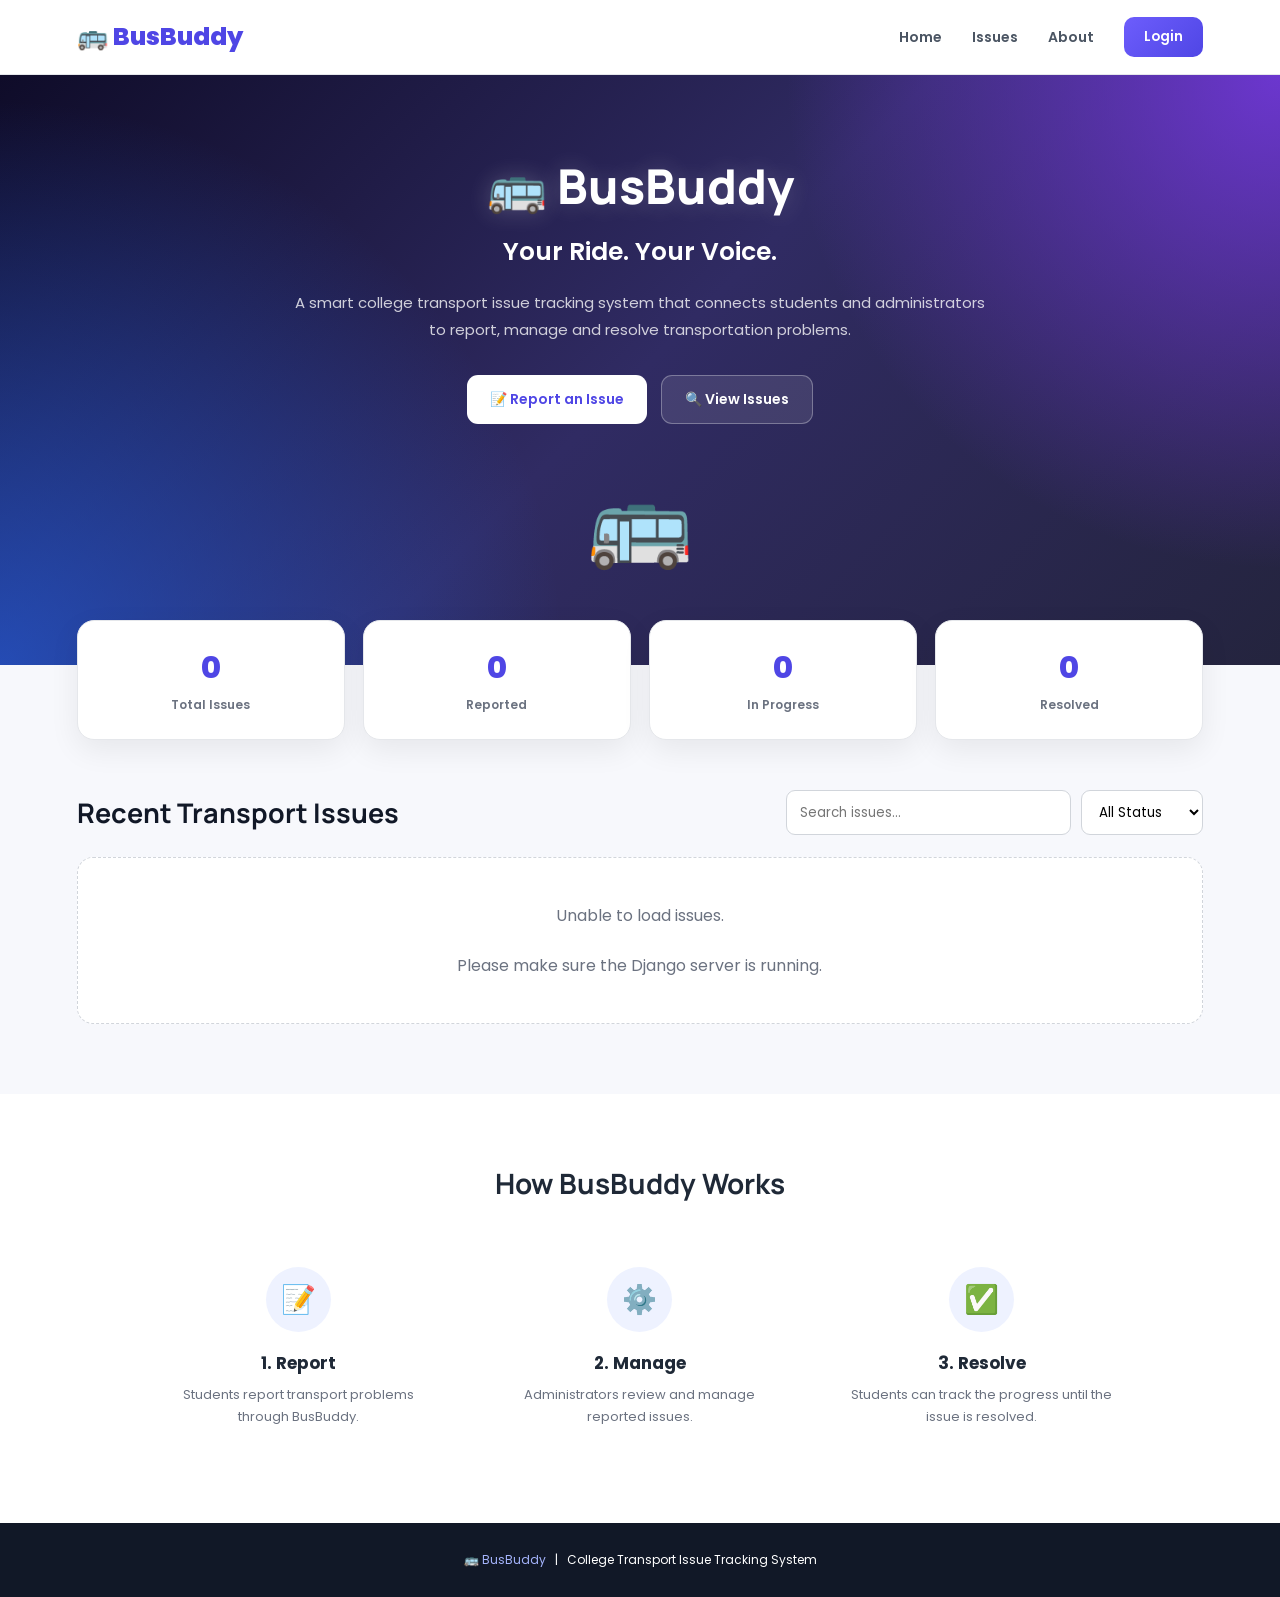
<file: frontend/index.html>
<!DOCTYPE html>
<html lang="en">

<head>

    <meta charset="UTF-8">

    <meta name="viewport" content="width=device-width, initial-scale=1.0">

    <title>BusBuddy - College Transport Issue Tracker</title>


    <link rel="preconnect" href="https://fonts.googleapis.com">

    <link rel="preconnect"
          href="https://fonts.gstatic.com"
          crossorigin>

    <link href="https://fonts.googleapis.com/css2?family=Manrope:wght@400;500;600;700;800&family=Poppins:wght@400;500;600;700&display=swap"
          rel="stylesheet">


    <style>

        * {
            margin: 0;
            padding: 0;
            box-sizing: border-box;
        }


        body {
            font-family: 'Poppins', sans-serif;
            background: #f7f8fc;
            color: #1f2937;
        }


        /* =========================
           NAVBAR
        ========================= */

        .navbar {
            position: sticky;
            top: 0;
            z-index: 100;

            height: 75px;

            display: flex;
            align-items: center;
            justify-content: space-between;

            padding: 0 6%;

            background: rgba(255, 255, 255, 0.95);

            backdrop-filter: blur(15px);

            border-bottom: 1px solid #e5e7eb;
        }


        .logo {
            font-size: 25px;
            font-weight: 800;
            color: #4f46e5;
        }


        .nav-links {
            display: flex;
            align-items: center;
            gap: 30px;
        }


        .nav-links a {
            text-decoration: none;
            color: #4b5563;
            font-size: 14px;
            font-weight: 600;
            transition: 0.3s;
        }


        .nav-links a:hover {
            color: #4f46e5;
        }


        .login-btn {
            border: none;

            padding: 10px 20px;

            border-radius: 10px;

            background: linear-gradient(
                135deg,
                #6d5dfc,
                #4f46e5
            );

            color: white;

            font-family: inherit;

            font-weight: 600;

            cursor: pointer;

            transition: 0.3s;
        }


        .login-btn:hover {
            transform: translateY(-2px);

            box-shadow:
                0 10px 25px
                rgba(79, 70, 229, 0.25);
        }


        /* =========================
           HERO
        ========================= */

        .hero {
            min-height: 590px;

            display: flex;
            align-items: center;
            justify-content: center;

            text-align: center;

            padding: 70px 20px;

            color: white;

            background:
                radial-gradient(
                    circle at top right,
                    rgba(124, 58, 237, 0.8),
                    transparent 35%
                ),

                radial-gradient(
                    circle at bottom left,
                    rgba(37, 99, 235, 0.65),
                    transparent 40%
                ),

                linear-gradient(
                    135deg,
                    #0f0c29,
                    #302b63,
                    #24243e
                );
        }


        .hero-content {
            max-width: 900px;
        }


        .project-title {
            font-family: 'Manrope', sans-serif;

            font-size: 48px;

            font-weight: 800;

            margin-bottom: 15px;

            text-shadow:
                0 0 25px
                rgba(255, 255, 255, 0.2);
        }


        .tagline {
            font-size: 25px;

            font-weight: 600;

            margin-bottom: 18px;
        }


        .hero-description {
            max-width: 700px;

            margin: auto;

            color:
                rgba(255, 255, 255, 0.78);

            font-size: 15px;

            line-height: 1.8;
        }


        .hero-buttons {
            display: flex;

            justify-content: center;

            gap: 14px;

            margin-top: 32px;

            flex-wrap: wrap;
        }


        .primary-btn,
        .secondary-btn {
            padding: 13px 23px;

            border-radius: 11px;

            font-family: inherit;

            font-size: 14px;

            font-weight: 600;

            cursor: pointer;

            text-decoration: none;

            transition: 0.3s;
        }


        .primary-btn {
            background: white;

            color: #4f46e5;

            border: none;
        }


        .primary-btn:hover {
            transform: translateY(-2px);

            box-shadow:
                0 10px 25px
                rgba(0, 0, 0, 0.2);
        }


        .secondary-btn {
            background:
                rgba(255, 255, 255, 0.1);

            color: white;

            border:
                1px solid
                rgba(255, 255, 255, 0.3);
        }


        .secondary-btn:hover {
            background:
                rgba(255, 255, 255, 0.18);
        }


        .bus-visual {
            font-size: 85px;

            margin-top: 35px;

            animation: floatBus 3s ease-in-out infinite;
        }


        @keyframes floatBus {

            0% {
                transform: translateY(0);
            }

            50% {
                transform: translateY(-10px);
            }

            100% {
                transform: translateY(0);
            }

        }


        /* =========================
           STATS
        ========================= */

        .stats-section {
            width: 88%;

            max-width: 1150px;

            margin: -45px auto 50px;

            position: relative;

            z-index: 5;

            display: grid;

            grid-template-columns:
                repeat(4, 1fr);

            gap: 18px;
        }


        .stat-card {
            background: white;

            padding: 25px;

            border-radius: 17px;

            text-align: center;

            border:
                1px solid
                #e5e7eb;

            box-shadow:
                0 10px 30px
                rgba(0, 0, 0, 0.07);
        }


        .stat-number {
            font-size: 30px;

            font-weight: 800;

            color: #4f46e5;

            margin-bottom: 5px;
        }


        .stat-label {
            color: #6b7280;

            font-size: 12px;

            font-weight: 600;
        }


        /* =========================
           ISSUES SECTION
        ========================= */

        .issues-section {
            width: 88%;

            max-width: 1150px;

            margin: auto;

            padding-bottom: 70px;
        }


        .section-header {
            display: flex;

            justify-content: space-between;

            align-items: center;

            gap: 20px;

            margin-bottom: 22px;

            flex-wrap: wrap;
        }


        .section-header h2 {
            font-family: 'Manrope', sans-serif;

            font-size: 27px;

            color: #111827;
        }


        .filters {
            display: flex;

            gap: 10px;
        }


        .filters input,
        .filters select {
            padding: 11px 13px;

            border:
                1px solid
                #d1d5db;

            border-radius: 9px;

            outline: none;

            font-family: inherit;

            background: white;
        }


        .filters input:focus,
        .filters select:focus {
            border-color: #6366f1;

            box-shadow:
                0 0 0 3px
                rgba(99, 102, 241, 0.1);
        }


        #issuesContainer {
            display: grid;

            gap: 15px;
        }


        .issue-card {
            background: white;

            padding: 22px;

            border-radius: 16px;

            border:
                1px solid
                #e5e7eb;

            box-shadow:
                0 5px 20px
                rgba(0, 0, 0, 0.04);
        }


        .issue-top {
            display: flex;

            justify-content: space-between;

            gap: 15px;

            margin-bottom: 10px;
        }


        .issue-title {
            font-size: 16px;

            font-weight: 700;

            color: #111827;
        }


        .issue-meta {
            margin-top: 5px;

            font-size: 12px;

            color: #6b7280;
        }


        .issue-description {
            color: #4b5563;

            font-size: 13px;

            line-height: 1.6;

            margin: 12px 0;
        }


        .badges {
            display: flex;

            gap: 7px;

            flex-wrap: wrap;
        }


        .badge {
            padding: 5px 10px;

            border-radius: 20px;

            font-size: 10px;

            font-weight: 700;
        }


        .reported {
            background: #fef3c7;

            color: #92400e;
        }


        .progress {
            background: #dbeafe;

            color: #1d4ed8;
        }


        .resolved {
            background: #dcfce7;

            color: #166534;
        }


        .low {
            background: #f3f4f6;

            color: #4b5563;
        }


        .medium {
            background: #fef3c7;

            color: #92400e;
        }


        .high {
            background: #fee2e2;

            color: #b91c1c;
        }


        .empty {
            background: white;

            padding: 45px;

            text-align: center;

            border-radius: 16px;

            border:
                1px dashed
                #d1d5db;

            color: #6b7280;
        }


        /* =========================
           HOW IT WORKS
        ========================= */

        .how-section {
            background: white;

            padding: 70px 8%;
        }


        .how-section h2 {
            text-align: center;

            font-family: 'Manrope', sans-serif;

            font-size: 28px;

            margin-bottom: 40px;
        }


        .steps {
            max-width: 1000px;

            margin: auto;

            display: grid;

            grid-template-columns:
                repeat(3, 1fr);

            gap: 25px;
        }


        .step {
            text-align: center;

            padding: 25px;
        }


        .step-icon {
            width: 65px;

            height: 65px;

            margin: auto auto 18px;

            display: flex;

            align-items: center;

            justify-content: center;

            border-radius: 50%;

            background: #eef2ff;

            font-size: 28px;
        }


        .step h3 {
            font-size: 17px;

            margin-bottom: 8px;
        }


        .step p {
            color: #6b7280;

            font-size: 13px;

            line-height: 1.7;
        }


        /* =========================
           FOOTER
        ========================= */

        footer {
            background: #111827;

            color: white;

            text-align: center;

            padding: 28px 20px;

            font-size: 12px;
        }


        footer span {
            color: #a5b4fc;
        }


        /* =========================
           MOBILE
        ========================= */

        @media (max-width: 900px) {

            .stats-section {
                grid-template-columns:
                    repeat(2, 1fr);
            }

            .steps {
                grid-template-columns: 1fr;
            }

        }


        @media (max-width: 700px) {

            .navbar {
                padding: 0 20px;
            }

            .nav-links a {
                display: none;
            }

            .project-title {
                font-size: 36px;
            }

            .tagline {
                font-size: 20px;
            }

            .stats-section {
                width: 92%;
            }

            .issues-section {
                width: 92%;
            }

            .section-header {
                align-items: stretch;
            }

            .filters {
                width: 100%;

                flex-direction: column;
            }

            .filters input,
            .filters select {
                width: 100%;
            }

        }


        @media (max-width: 480px) {

            .stats-section {
                grid-template-columns: 1fr;
            }

            .project-title {
                font-size: 31px;
            }

            .bus-visual {
                font-size: 65px;
            }

        }

    </style>

</head>


<body>


<!-- =========================
     NAVBAR
========================= -->

<nav class="navbar">

    <div class="logo">
        🚌 BusBuddy
    </div>


    <div class="nav-links">

        <a href="#home">
            Home
        </a>

        <a href="#issues">
            Issues
        </a>

        <a href="#how">
            About
        </a>


        <!-- FIXED LOGIN BUTTON -->

        <button
            class="login-btn"
            onclick="goToLogin()">

            Login

        </button>

    </div>

</nav>



<!-- =========================
     HERO
========================= -->

<section
    class="hero"
    id="home">

    <div class="hero-content">

        <h1 class="project-title">
            🚌 BusBuddy
        </h1>


        <div class="tagline">
            Your Ride. Your Voice.
        </div>


        <p class="hero-description">

            A smart college transport issue tracking
            system that connects students and
            administrators to report, manage and
            resolve transportation problems.

        </p>


        <div class="hero-buttons">

            <button
                class="primary-btn"
                onclick="openReport()">

                📝 Report an Issue

            </button>


            <a
                href="#issues"
                class="secondary-btn">

                🔍 View Issues

            </a>

        </div>


        <div class="bus-visual">
            🚌
        </div>

    </div>

</section>



<!-- =========================
     STATS
========================= -->

<section class="stats-section">

    <div class="stat-card">

        <div
            class="stat-number"
            id="totalIssues">

            0

        </div>

        <div class="stat-label">
            Total Issues
        </div>

    </div>


    <div class="stat-card">

        <div
            class="stat-number"
            id="reportedIssues">

            0

        </div>

        <div class="stat-label">
            Reported
        </div>

    </div>


    <div class="stat-card">

        <div
            class="stat-number"
            id="progressIssues">

            0

        </div>

        <div class="stat-label">
            In Progress
        </div>

    </div>


    <div class="stat-card">

        <div
            class="stat-number"
            id="resolvedIssues">

            0

        </div>

        <div class="stat-label">
            Resolved
        </div>

    </div>

</section>



<!-- =========================
     ISSUES
========================= -->

<section
    class="issues-section"
    id="issues">

    <div class="section-header">

        <h2>
            Recent Transport Issues
        </h2>


        <div class="filters">

            <input
                type="text"
                id="searchInput"
                placeholder="Search issues..."
                oninput="applyFilters()">


            <select
                id="statusFilter"
                onchange="applyFilters()">

                <option value="all">
                    All Status
                </option>

                <option value="Reported">
                    Reported
                </option>

                <option value="In Progress">
                    In Progress
                </option>

                <option value="Resolved">
                    Resolved
                </option>

            </select>

        </div>

    </div>


    <div id="issuesContainer">

        <div class="empty">
            Loading issues...
        </div>

    </div>

</section>



<!-- =========================
     HOW BUSBUDDY WORKS
========================= -->

<section
    class="how-section"
    id="how">

    <h2>
        How BusBuddy Works
    </h2>


    <div class="steps">

        <div class="step">

            <div class="step-icon">
                📝
            </div>

            <h3>
                1. Report
            </h3>

            <p>
                Students report transport
                problems through BusBuddy.
            </p>

        </div>


        <div class="step">

            <div class="step-icon">
                ⚙️
            </div>

            <h3>
                2. Manage
            </h3>

            <p>
                Administrators review and
                manage reported issues.
            </p>

        </div>


        <div class="step">

            <div class="step-icon">
                ✅
            </div>

            <h3>
                3. Resolve
            </h3>

            <p>
                Students can track the
                progress until the issue
                is resolved.
            </p>

        </div>

    </div>

</section>



<!-- =========================
     FOOTER
========================= -->

<footer>

    🚌 <span>BusBuddy</span>

    &nbsp; | &nbsp;

    College Transport Issue Tracking System

</footer>



<script>

    const API_URL =
        "http://127.0.0.1:8000/api/issues/";


    let allIssues = [];


    /* ==========================================
       LOGIN BUTTON
    ========================================== */

    function goToLogin() {

        window.location.href =
            "login.html";

    }


    /* ==========================================
       REPORT BUTTON
    ========================================== */

    function openReport() {

        /*
         * Students should login before
         * reporting an issue.
         */

        const username =
            localStorage.getItem(
                "busbuddy_username"
            );

        const role =
            localStorage.getItem(
                "busbuddy_role"
            );


        if (
            username &&
            role === "student"
        ) {

            window.location.href =
                "student-dashboard.html";

        }

        else {

            window.location.href =
                "login.html";

        }

    }


    /* ==========================================
       LOAD ISSUES
    ========================================== */

    async function loadIssues() {

        try {

            const response =
                await fetch(API_URL);


            if (!response.ok) {

                throw new Error(
                    "Unable to load issues"
                );

            }


            allIssues =
                await response.json();


            updateStats();

            applyFilters();

        }

        catch (error) {

            console.error(error);


            document.getElementById(
                "issuesContainer"
            ).innerHTML = `

                <div class="empty">

                    Unable to load issues.

                    <br><br>

                    Please make sure the
                    Django server is running.

                </div>

            `;

        }

    }


    /* ==========================================
       UPDATE STATS
    ========================================== */

    function updateStats() {

        const total =
            allIssues.length;


        const reported =
            allIssues.filter(
                issue =>
                    issue.status === "Reported"
            ).length;


        const progress =
            allIssues.filter(
                issue =>
                    issue.status === "In Progress"
            ).length;


        const resolved =
            allIssues.filter(
                issue =>
                    issue.status === "Resolved"
            ).length;


        document.getElementById(
            "totalIssues"
        ).textContent = total;


        document.getElementById(
            "reportedIssues"
        ).textContent = reported;


        document.getElementById(
            "progressIssues"
        ).textContent = progress;


        document.getElementById(
            "resolvedIssues"
        ).textContent = resolved;

    }


    /* ==========================================
       FILTER ISSUES
    ========================================== */

    function applyFilters() {

        const search =
            document.getElementById(
                "searchInput"
            ).value.toLowerCase();


        const status =
            document.getElementById(
                "statusFilter"
            ).value;


        const filtered =
            allIssues.filter(issue => {

                const text = `

                    ${issue.bus_number}

                    ${issue.route}

                    ${issue.issue_type}

                    ${issue.description}

                    ${issue.reported_by}

                `.toLowerCase();


                const searchMatch =
                    text.includes(search);


                const statusMatch =
                    status === "all" ||
                    issue.status === status;


                return (
                    searchMatch &&
                    statusMatch
                );

            });


        displayIssues(filtered);

    }


    /* ==========================================
       DISPLAY ISSUES
    ========================================== */

    function displayIssues(issues) {

        const container =
            document.getElementById(
                "issuesContainer"
            );


        if (issues.length === 0) {

            container.innerHTML = `

                <div class="empty">

                    No transport issues found.

                </div>

            `;

            return;

        }


        container.innerHTML =
            issues.map(issue => {

                let statusClass =
                    "reported";


                if (
                    issue.status ===
                    "In Progress"
                ) {

                    statusClass =
                        "progress";

                }


                if (
                    issue.status ===
                    "Resolved"
                ) {

                    statusClass =
                        "resolved";

                }


                const priorityClass =
                    issue.priority.toLowerCase();


                return `

                    <div class="issue-card">

                        <div class="issue-top">

                            <div>

                                <div class="issue-title">

                                    🚌 Bus
                                    ${escapeHTML(
                                        issue.bus_number
                                    )}

                                    -
                                    ${escapeHTML(
                                        issue.issue_type
                                    )}

                                </div>


                                <div class="issue-meta">

                                    📍
                                    ${escapeHTML(
                                        issue.route
                                    )}

                                    &nbsp; • &nbsp;

                                    👤
                                    ${escapeHTML(
                                        issue.reported_by
                                    )}

                                </div>

                            </div>

                        </div>


                        <div class="badges">

                            <span
                                class="badge ${statusClass}">

                                ${escapeHTML(
                                    issue.status
                                )}

                            </span>


                            <span
                                class="badge ${priorityClass}">

                                ${escapeHTML(
                                    issue.priority
                                )}
                                Priority

                            </span>

                        </div>


                        <div class="issue-description">

                            ${escapeHTML(
                                issue.description
                            )}

                        </div>

                    </div>

                `;

            }).join("");

    }


    /* ==========================================
       SAFE HTML
    ========================================== */

    function escapeHTML(value) {

        if (
            value === null ||
            value === undefined
        ) {

            return "";

        }


        return String(value)
            .replace(/&/g, "&amp;")
            .replace(/</g, "&lt;")
            .replace(/>/g, "&gt;")
            .replace(/"/g, "&quot;")
            .replace(/'/g, "&#039;");

    }


    /* ==========================================
       START
    ========================================== */

    loadIssues();

</script>


</body>

</html>
</file>
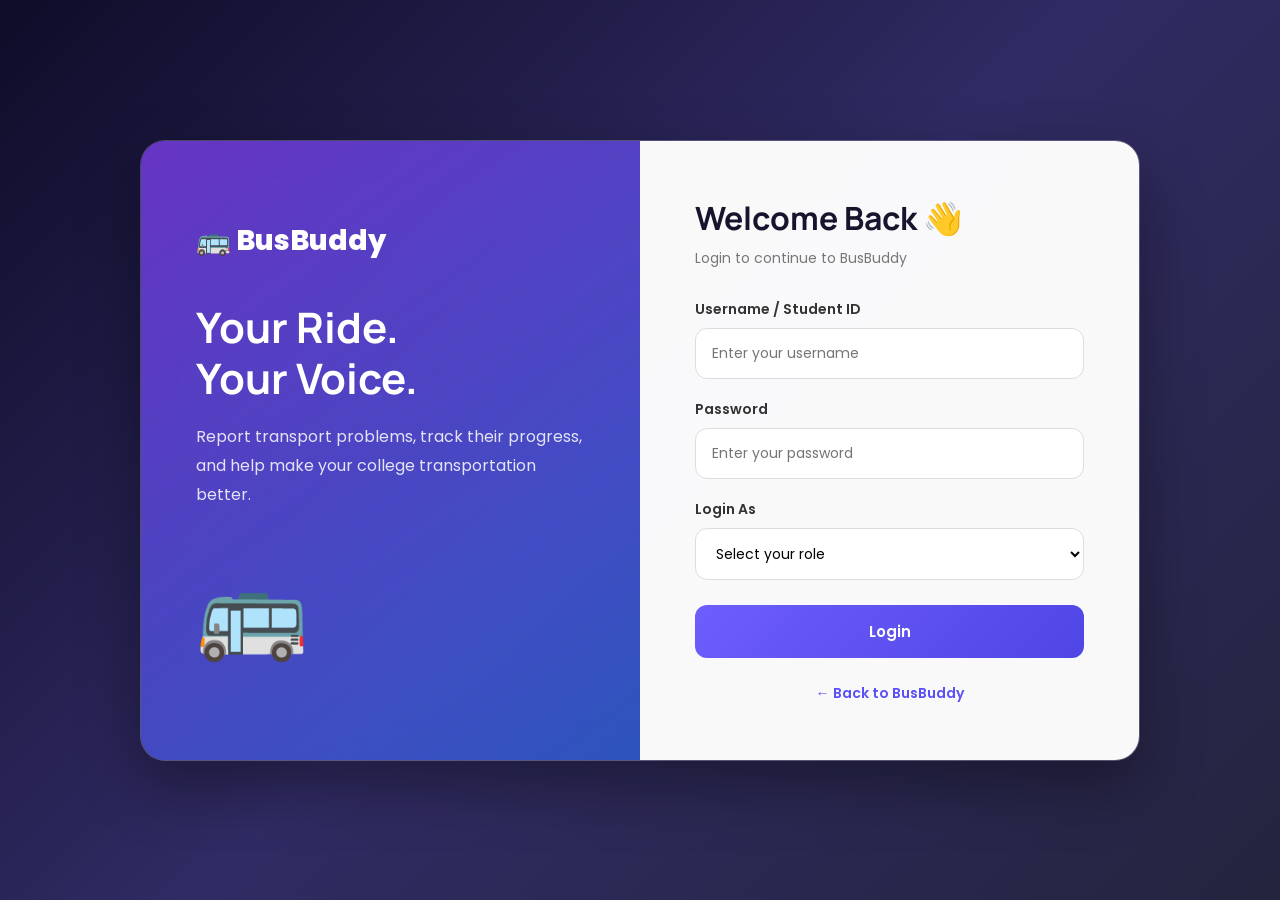
<file: frontend/login.html>
<!DOCTYPE html>
<html lang="en">
<head>
    <meta charset="UTF-8">
    <meta name="viewport" content="width=device-width, initial-scale=1.0">

    <title>Login - BusBuddy</title>

    <link rel="preconnect" href="https://fonts.googleapis.com">
    <link rel="preconnect" href="https://fonts.gstatic.com" crossorigin>

    <link href="https://fonts.googleapis.com/css2?family=Manrope:wght@400;500;600;700;800&family=Poppins:wght@400;500;600;700&display=swap" rel="stylesheet">

    <style>

        * {
            margin: 0;
            padding: 0;
            box-sizing: border-box;
        }

        body {
            font-family: 'Poppins', sans-serif;
            min-height: 100vh;
            background: linear-gradient(135deg, #0f0c29, #302b63, #24243e);
            display: flex;
            justify-content: center;
            align-items: center;
            padding: 20px;
        }

        .login-container {
            width: 100%;
            max-width: 1000px;
            min-height: 600px;
            display: grid;
            grid-template-columns: 1fr 1fr;
            background: rgba(255, 255, 255, 0.08);
            backdrop-filter: blur(20px);
            border: 1px solid rgba(255, 255, 255, 0.15);
            border-radius: 25px;
            overflow: hidden;
            box-shadow: 0 25px 60px rgba(0, 0, 0, 0.35);
        }

        /* =========================
           LEFT SIDE
        ========================= */

        .left-section {
            padding: 55px;
            color: white;
            display: flex;
            flex-direction: column;
            justify-content: center;
            background: linear-gradient(
                145deg,
                rgba(124, 58, 237, 0.75),
                rgba(37, 99, 235, 0.65)
            );
        }

        .logo {
            font-size: 28px;
            font-weight: 800;
            margin-bottom: 40px;
        }

        .left-section h1 {
            font-family: 'Manrope', sans-serif;
            font-size: 42px;
            line-height: 1.2;
            margin-bottom: 20px;
        }

        .left-section p {
            font-size: 16px;
            line-height: 1.8;
            color: rgba(255, 255, 255, 0.85);
        }

        .bus-icon {
            font-size: 90px;
            margin-top: 35px;
        }

        /* =========================
           RIGHT SIDE
        ========================= */

        .right-section {
            padding: 55px;
            background: rgba(255, 255, 255, 0.97);
            display: flex;
            flex-direction: column;
            justify-content: center;
        }

        .right-section h2 {
            font-family: 'Manrope', sans-serif;
            font-size: 32px;
            color: #17152d;
            margin-bottom: 8px;
        }

        .subtitle {
            color: #777;
            font-size: 14px;
            margin-bottom: 30px;
        }

        .form-group {
            margin-bottom: 20px;
        }

        .form-group label {
            display: block;
            font-size: 14px;
            font-weight: 600;
            color: #333;
            margin-bottom: 8px;
        }

        .form-group input,
        .form-group select {
            width: 100%;
            padding: 14px 16px;
            border: 1px solid #ddd;
            border-radius: 12px;
            font-family: 'Poppins', sans-serif;
            font-size: 14px;
            outline: none;
            transition: 0.3s;
            background: white;
        }

        .form-group input:focus,
        .form-group select:focus {
            border-color: #6d5dfc;
            box-shadow: 0 0 0 3px rgba(109, 93, 252, 0.12);
        }

        .login-btn {
            width: 100%;
            padding: 15px;
            border: none;
            border-radius: 12px;
            background: linear-gradient(135deg, #6d5dfc, #4f46e5);
            color: white;
            font-family: 'Poppins', sans-serif;
            font-size: 15px;
            font-weight: 600;
            cursor: pointer;
            transition: 0.3s;
            margin-top: 5px;
        }

        .login-btn:hover {
            transform: translateY(-2px);
            box-shadow: 0 10px 25px rgba(79, 70, 229, 0.3);
        }

        .login-btn:disabled {
            opacity: 0.7;
            cursor: not-allowed;
            transform: none;
        }

        .message {
            display: none;
            padding: 12px;
            border-radius: 10px;
            margin-bottom: 18px;
            font-size: 13px;
            text-align: center;
        }

        .message.error {
            display: block;
            background: #fee2e2;
            color: #b91c1c;
        }

        .message.success {
            display: block;
            background: #dcfce7;
            color: #15803d;
        }

        .back-link {
            text-align: center;
            margin-top: 22px;
        }

        .back-link a {
            color: #5b4ff7;
            text-decoration: none;
            font-size: 14px;
            font-weight: 600;
        }

        /* =========================
           MOBILE
        ========================= */

        @media (max-width: 750px) {

            .login-container {
                grid-template-columns: 1fr;
            }

            .left-section {
                padding: 35px;
                text-align: center;
            }

            .left-section h1 {
                font-size: 32px;
            }

            .bus-icon {
                font-size: 60px;
                margin-top: 20px;
            }

            .right-section {
                padding: 35px;
            }
        }

    </style>
</head>

<body>

<div class="login-container">

    <!-- LEFT SECTION -->

    <div class="left-section">

        <div class="logo">
            🚌 BusBuddy
        </div>

        <h1>
            Your Ride.<br>
            Your Voice.
        </h1>

        <p>
            Report transport problems, track their progress,
            and help make your college transportation better.
        </p>

        <div class="bus-icon">
            🚌
        </div>

    </div>


    <!-- RIGHT SECTION -->

    <div class="right-section">

        <h2>Welcome Back 👋</h2>

        <p class="subtitle">
            Login to continue to BusBuddy
        </p>

        <div id="message" class="message"></div>

        <form id="loginForm">

            <!-- USERNAME -->

            <div class="form-group">

                <label for="username">
                    Username / Student ID
                </label>

                <input
                    type="text"
                    id="username"
                    placeholder="Enter your username"
                    required
                >

            </div>


            <!-- PASSWORD -->

            <div class="form-group">

                <label for="password">
                    Password
                </label>

                <input
                    type="password"
                    id="password"
                    placeholder="Enter your password"
                    required
                >

            </div>


            <!-- ROLE -->

            <div class="form-group">

                <label for="role">
                    Login As
                </label>

                <select id="role" required>

                    <option value="">
                        Select your role
                    </option>

                    <option value="student">
                        👨‍🎓 Student
                    </option>

                    <option value="admin">
                        👨‍💼 Admin
                    </option>

                </select>

            </div>


            <!-- LOGIN BUTTON -->

            <button
                type="submit"
                class="login-btn"
                id="loginBtn"
            >
                Login
            </button>

        </form>


        <div class="back-link">

            <a href="index.html">
                ← Back to BusBuddy
            </a>

        </div>

    </div>

</div>


<script>

    const API_URL = "http://127.0.0.1:8000/api/login/";

    const loginForm = document.getElementById("loginForm");
    const loginBtn = document.getElementById("loginBtn");
    const message = document.getElementById("message");


    function showMessage(text, type) {

        message.textContent = text;

        message.className = "message " + type;

    }


    loginForm.addEventListener("submit", async function(event) {

        event.preventDefault();

        const username =
            document.getElementById("username").value.trim();

        const password =
            document.getElementById("password").value;

        const selectedRole =
            document.getElementById("role").value;


        if (!selectedRole) {

            showMessage(
                "Please select your role.",
                "error"
            );

            return;
        }


        loginBtn.disabled = true;

        loginBtn.textContent = "Logging in...";


        try {

            const response = await fetch(API_URL, {

                method: "POST",

                headers: {
                    "Content-Type": "application/json"
                },

                body: JSON.stringify({

                    username: username,
                    password: password

                })

            });


            const data = await response.json();


            if (!response.ok || !data.success) {

                throw new Error(
                    data.message || "Invalid username or password."
                );

            }


            /*
             * Check the ACTUAL role of the account.
             */

            if (selectedRole !== data.role) {

                throw new Error(
                    "This account is registered as " +
                    data.role.toUpperCase() +
                    ". Please select the correct role."
                );

            }


            /*
             * Save login information.
             */

            localStorage.setItem(
                "busbuddy_username",
                data.username
            );

            localStorage.setItem(
                "busbuddy_role",
                data.role
            );


            showMessage(
                "Login successful! Redirecting...",
                "success"
            );


            /*
             * Redirect according to actual role.
             */

            setTimeout(function() {

                if (data.role === "student") {

                    window.location.href =
                        "student-dashboard.html";

                }

                else if (
                    data.role === "admin" ||
                    data.role === "staff"
                ) {

                    window.location.href =
                        "staff-dashboard.html";

                }

            }, 700);


        }

        catch (error) {

            showMessage(
                error.message,
                "error"
            );

            loginBtn.disabled = false;

            loginBtn.textContent = "Login";

        }

    });

</script>

</body>
</html>
</file>
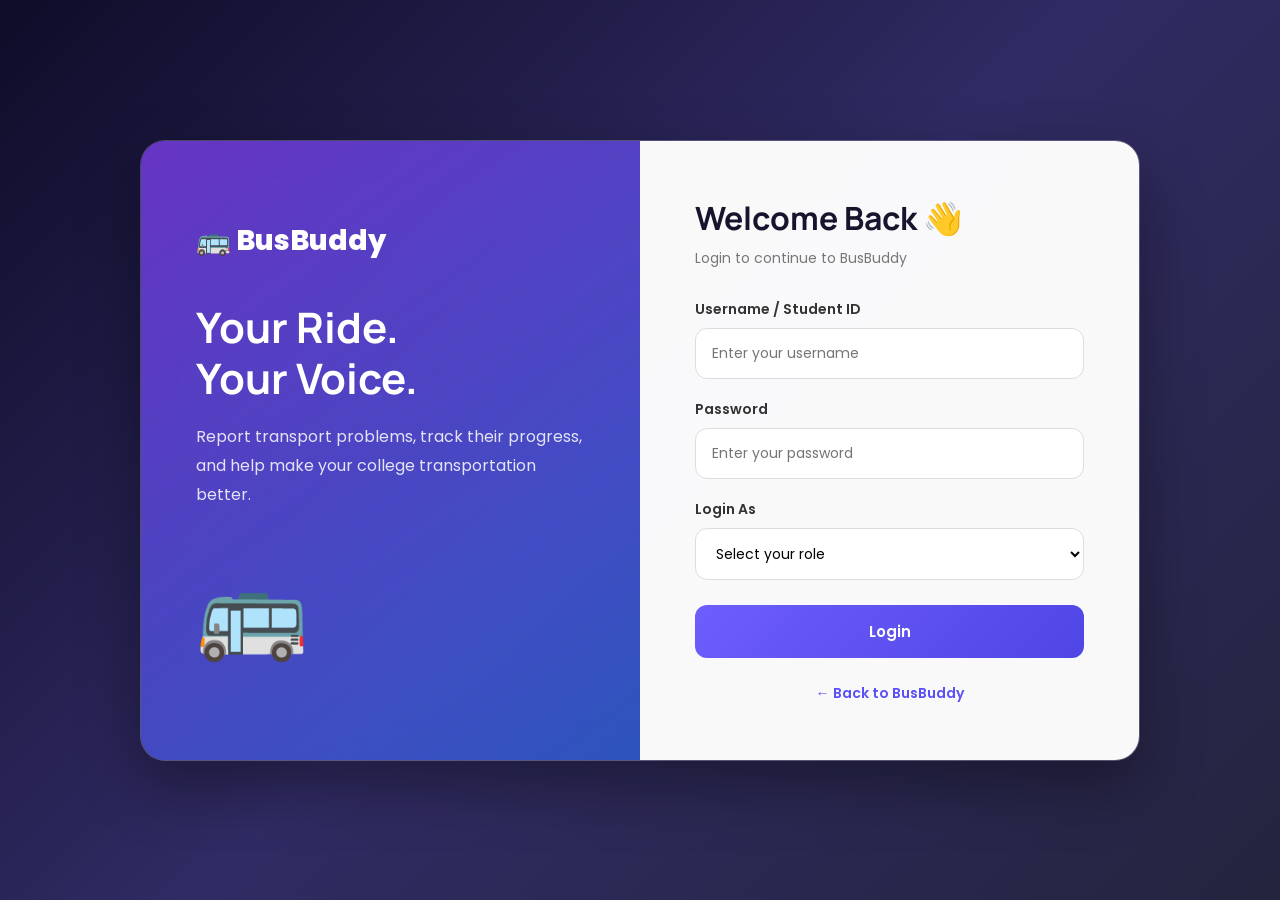
<file: frontend/staff-dashboard.html>
<!DOCTYPE html>
<html lang="en">

<head>

    <meta charset="UTF-8">

    <meta name="viewport" content="width=device-width, initial-scale=1.0">

    <title>BusBuddy - Admin Dashboard</title>

    <style>

        * {
            margin: 0;
            padding: 0;
            box-sizing: border-box;
            font-family: Arial, sans-serif;
        }

        body {
            background: #f5f7ff;
            color: #222;
        }

        /* NAVBAR */

        nav {
            height: 70px;
            background: linear-gradient(135deg, #1d123d, #482078);
            color: white;

            display: flex;
            align-items: center;
            justify-content: space-between;

            padding: 0 6%;

            box-shadow: 0 4px 15px rgba(0,0,0,0.15);
        }

        .logo {
            font-size: 24px;
            font-weight: bold;
        }

        .logo span {
            color: #c9a8ff;
        }

        .admin-section {
            display: flex;
            align-items: center;
            gap: 15px;
        }

        .username {
            font-size: 14px;
        }

        .admin-badge {
            background: rgba(255,255,255,0.15);
            padding: 7px 13px;
            border-radius: 20px;
            font-size: 12px;
            font-weight: bold;
        }

        .logout-btn {
            border: none;
            background: white;
            color: #421875;
            padding: 9px 18px;
            border-radius: 20px;
            cursor: pointer;
            font-weight: bold;
        }

        /* HERO */

        .hero {
            background: linear-gradient(135deg, #35156b, #6833a8);
            color: white;

            padding: 45px 6%;

            border-radius: 0 0 30px 30px;
        }

        .hero h1 {
            font-size: 34px;
            margin-bottom: 10px;
        }

        .hero p {
            opacity: 0.9;
        }

        /* CONTAINER */

        .container {
            width: 88%;
            max-width: 1250px;
            margin: 35px auto;
        }

        /* STATS */

        .stats {
            display: grid;
            grid-template-columns: repeat(4, 1fr);
            gap: 20px;

            margin-bottom: 35px;
        }

        .stat-card {
            background: white;
            padding: 24px;

            border-radius: 18px;

            box-shadow: 0 5px 20px rgba(0,0,0,0.07);

            border-left: 5px solid #542399;
        }

        .stat-card h3 {
            color: #777;
            font-size: 14px;
            margin-bottom: 10px;
        }

        .stat-card p {
            color: #421875;
            font-size: 30px;
            font-weight: bold;
        }

        /* SECTION HEADER */

        .section-header {
            display: flex;
            justify-content: space-between;
            align-items: center;

            margin-bottom: 20px;
        }

        .section-header h2 {
            color: #35156b;
        }

        .refresh-btn {
            background: #542399;
            color: white;

            border: none;

            padding: 10px 18px;

            border-radius: 20px;

            cursor: pointer;
            font-weight: bold;
        }

        /* FILTER */

        .filter-box {
            background: white;

            padding: 18px;

            border-radius: 16px;

            display: grid;
            grid-template-columns: 2fr 1fr 1fr;

            gap: 15px;

            margin-bottom: 25px;

            box-shadow: 0 5px 20px rgba(0,0,0,0.06);
        }

        .filter-box input,
        .filter-box select {

            width: 100%;

            padding: 12px;

            border: 1px solid #ddd;

            border-radius: 10px;

            outline: none;

            font-size: 14px;
        }

        .filter-box input:focus,
        .filter-box select:focus {

            border-color: #6b35aa;

        }

        /* ISSUE CARD */

        .issues-container {

            display: grid;

            gap: 20px;

        }

        .issue-card {

            background: white;

            padding: 24px;

            border-radius: 18px;

            box-shadow: 0 5px 20px rgba(0,0,0,0.07);

            transition: 0.2s;

        }

        .issue-card:hover {

            transform: translateY(-2px);

            box-shadow: 0 8px 25px rgba(0,0,0,0.10);

        }

        .issue-top {

            display: flex;

            justify-content: space-between;

            align-items: center;

            margin-bottom: 15px;

        }

        .issue-title {

            font-size: 19px;

            font-weight: bold;

            color: #35156b;

        }

        .badges {

            display: flex;

            gap: 8px;

            flex-wrap: wrap;

        }

        .badge {

            padding: 6px 11px;

            border-radius: 20px;

            font-size: 11px;

            font-weight: bold;

        }

        /* STATUS */

        .reported {

            background: #fff3cd;

            color: #856404;

        }

        .progress {

            background: #cfe2ff;

            color: #084298;

        }

        .resolved {

            background: #d1e7dd;

            color: #0f5132;

        }

        /* PRIORITY */

        .low {

            background: #e7f1ff;

            color: #245a9a;

        }

        .medium {

            background: #fff0d5;

            color: #925b00;

        }

        .high {

            background: #f8d7da;

            color: #842029;

        }

        /* INFO */

        .issue-info {

            display: grid;

            grid-template-columns: repeat(3, 1fr);

            gap: 12px;

            margin-bottom: 15px;

            font-size: 14px;

            color: #555;

        }

        .info-item {

            background: #f8f7fc;

            padding: 10px;

            border-radius: 9px;

        }

        .info-item strong {

            display: block;

            color: #35156b;

            margin-bottom: 4px;

            font-size: 12px;

        }

        .description {

            background: #f7f4ff;

            padding: 13px;

            border-radius: 10px;

            color: #444;

            margin-bottom: 18px;

        }

        /* ACTIONS */

        .actions {

            display: flex;

            gap: 10px;

            flex-wrap: wrap;

        }

        .action-btn {

            border: none;

            padding: 10px 16px;

            border-radius: 20px;

            cursor: pointer;

            font-weight: bold;

            font-size: 13px;

        }

        .edit-btn {

            background: #e9ddff;

            color: #542399;

        }

        .resolve-btn {

            background: #d1e7dd;

            color: #0f5132;

        }

        .delete-btn {

            background: #f8d7da;

            color: #842029;

        }

        /* EMPTY */

        .empty {

            background: white;

            padding: 50px;

            text-align: center;

            border-radius: 18px;

            color: #777;

        }

        .empty h3 {

            margin-bottom: 8px;

            color: #542399;

        }

        /* MODAL */

        .modal {

            display: none;

            position: fixed;

            inset: 0;

            background: rgba(0,0,0,0.55);

            align-items: center;

            justify-content: center;

            z-index: 1000;

            padding: 20px;

        }

        .modal-box {

            background: white;

            width: 100%;

            max-width: 520px;

            padding: 30px;

            border-radius: 20px;

        }

        .modal-box h2 {

            color: #35156b;

            margin-bottom: 22px;

        }

        .form-group {

            margin-bottom: 17px;

        }

        .form-group label {

            display: block;

            font-size: 14px;

            font-weight: bold;

            margin-bottom: 7px;

        }

        .form-group select,

        .form-group textarea {

            width: 100%;

            padding: 12px;

            border: 1px solid #ddd;

            border-radius: 10px;

            outline: none;

        }

        textarea {

            min-height: 110px;

            resize: vertical;

        }

        .modal-buttons {

            display: flex;

            justify-content: flex-end;

            gap: 10px;

            margin-top: 20px;

        }

        .cancel-btn,

        .save-btn {

            border: none;

            padding: 11px 20px;

            border-radius: 20px;

            cursor: pointer;

            font-weight: bold;

        }

        .cancel-btn {

            background: #eee;

        }

        .save-btn {

            background: #542399;

            color: white;

        }

        .message {

            text-align: center;

            margin-top: 10px;

            font-size: 14px;

        }

        /* RESPONSIVE */

        @media (max-width: 900px) {

            .stats {

                grid-template-columns: repeat(2, 1fr);

            }

            .filter-box {

                grid-template-columns: 1fr;

            }

            .issue-info {

                grid-template-columns: 1fr 1fr;

            }

        }

        @media (max-width: 600px) {

            .stats {

                grid-template-columns: 1fr;

            }

            .issue-info {

                grid-template-columns: 1fr;

            }

            .admin-badge,

            .username {

                display: none;

            }

            .hero h1 {

                font-size: 27px;

            }

            .issue-top {

                flex-direction: column;

                align-items: flex-start;

                gap: 12px;

            }

        }

    </style>

</head>


<body>


<!-- NAVBAR -->

<nav>

    <div class="logo">
        🚌 Bus<span>Buddy</span>
    </div>

    <div class="admin-section">

        <span class="username" id="usernameDisplay"></span>

        <span class="admin-badge">
            ADMIN / STAFF
        </span>

        <button
            class="logout-btn"
            onclick="logout()">
            Logout
        </button>

    </div>

</nav>


<!-- HERO -->

<section class="hero">

    <h1>
        Transport Management Dashboard 🚌
    </h1>

    <p>
        Monitor student complaints, manage transport issues,
        and keep the college transportation system running smoothly.
    </p>

</section>


<!-- MAIN -->

<div class="container">


    <!-- STATISTICS -->

    <div class="stats">

        <div class="stat-card">

            <h3>Total Issues</h3>

            <p id="totalIssues">
                0
            </p>

        </div>


        <div class="stat-card">

            <h3>Reported</h3>

            <p id="reportedIssues">
                0
            </p>

        </div>


        <div class="stat-card">

            <h3>In Progress</h3>

            <p id="progressIssues">
                0
            </p>

        </div>


        <div class="stat-card">

            <h3>Resolved</h3>

            <p id="resolvedIssues">
                0
            </p>

        </div>

    </div>


    <!-- HEADER -->

    <div class="section-header">

        <h2>
            Transport Issues
        </h2>

        <button
            class="refresh-btn"
            onclick="loadIssues()">
            🔄 Refresh
        </button>

    </div>


    <!-- FILTER -->

    <div class="filter-box">

        <input
            type="text"
            id="searchInput"
            placeholder="🔎 Search bus, route, issue or student..."
            oninput="displayIssues()"
        >


        <select
            id="statusFilter"
            onchange="displayIssues()">

            <option value="All">
                All Status
            </option>

            <option value="Reported">
                Reported
            </option>

            <option value="In Progress">
                In Progress
            </option>

            <option value="Resolved">
                Resolved
            </option>

        </select>


        <select
            id="priorityFilter"
            onchange="displayIssues()">

            <option value="All">
                All Priority
            </option>

            <option value="Low">
                Low
            </option>

            <option value="Medium">
                Medium
            </option>

            <option value="High">
                High
            </option>

        </select>

    </div>


    <!-- ISSUES -->

    <div
        id="issuesContainer"
        class="issues-container">

    </div>

</div>


<!-- EDIT MODAL -->

<div
    id="editModal"
    class="modal">

    <div class="modal-box">

        <h2>
            ✏️ Update Transport Issue
        </h2>


        <div class="form-group">

            <label>
                Status
            </label>

            <select id="editStatus">

                <option value="Reported">
                    Reported
                </option>

                <option value="In Progress">
                    In Progress
                </option>

                <option value="Resolved">
                    Resolved
                </option>

            </select>

        </div>


        <div class="form-group">

            <label>
                Priority
            </label>

            <select id="editPriority">

                <option value="Low">
                    Low
                </option>

                <option value="Medium">
                    Medium
                </option>

                <option value="High">
                    High
                </option>

            </select>

        </div>


        <div class="form-group">

            <label>
                Description
            </label>

            <textarea
                id="editDescription">
            </textarea>

        </div>


        <div
            id="editMessage"
            class="message">
        </div>


        <div class="modal-buttons">

            <button
                class="cancel-btn"
                onclick="closeEditModal()">

                Cancel

            </button>


            <button
                class="save-btn"
                onclick="saveIssue()">

                Save Changes

            </button>

        </div>

    </div>

</div>


<script>


const API_URL =
    "http://127.0.0.1:8000/api/issues/";


const username =
    localStorage.getItem("busbuddy_username");


const role =
    localStorage.getItem("busbuddy_role");


// SECURITY CHECK

if (
    !username ||
    (role !== "admin" && role !== "staff")
) {

    window.location.href =
        "login.html";

}


// DISPLAY USER

document.getElementById(
    "usernameDisplay"
).textContent = username;


// STORE ISSUES

let allIssues = [];

let editingIssueId = null;


// LOAD ISSUES

async function loadIssues() {

    try {

        const response =
            await fetch(API_URL);


        if (!response.ok) {

            throw new Error(
                "Failed to load issues"
            );

        }


        allIssues =
            await response.json();


        displayIssues();

        updateStats();


    } catch (error) {

        console.error(error);


        document.getElementById(
            "issuesContainer"
        ).innerHTML = `

            <div class="empty">

                <h3>
                    ⚠️ Unable to load issues
                </h3>

                <p>
                    Please make sure the Django server is running.
                </p>

            </div>

        `;

    }

}


// DISPLAY ISSUES

function displayIssues() {

    const container =
        document.getElementById(
            "issuesContainer"
        );


    const search =
        document.getElementById(
            "searchInput"
        ).value.toLowerCase();


    const status =
        document.getElementById(
            "statusFilter"
        ).value;


    const priority =
        document.getElementById(
            "priorityFilter"
        ).value;


    let issues =
        [...allIssues];


    // SEARCH

    issues =
        issues.filter(issue => {

            const text = `

                ${issue.id}
                ${issue.bus_number}
                ${issue.route}
                ${issue.issue_type}
                ${issue.description}
                ${issue.reported_by}
                ${issue.status}
                ${issue.priority}

            `.toLowerCase();


            return text.includes(search);

        });


    // STATUS FILTER

    if (status !== "All") {

        issues =
            issues.filter(
                issue =>
                    issue.status === status
            );

    }


    // PRIORITY FILTER

    if (priority !== "All") {

        issues =
            issues.filter(
                issue =>
                    issue.priority === priority
            );

    }


    if (issues.length === 0) {

        container.innerHTML = `

            <div class="empty">

                <h3>
                    📭 No issues found
                </h3>

                <p>
                    No transport complaints match your filters.
                </p>

            </div>

        `;

        return;

    }


    container.innerHTML =
        issues.map(
            issue =>
                createIssueCard(issue)
        ).join("");

}


// CREATE ISSUE CARD

function createIssueCard(issue) {


    let statusClass =
        "reported";


    if (
        issue.status === "In Progress"
    ) {

        statusClass =
            "progress";

    }


    if (
        issue.status === "Resolved"
    ) {

        statusClass =
            "resolved";

    }


    let priorityClass =
        "medium";


    if (
        issue.priority === "Low"
    ) {

        priorityClass =
            "low";

    }


    if (
        issue.priority === "High"
    ) {

        priorityClass =
            "high";

    }


    let resolveButton = "";


    if (
        issue.status !== "Resolved"
    ) {

        resolveButton = `

            <button
                class="action-btn resolve-btn"
                onclick="quickResolve(${issue.id})">

                ✓ Mark Resolved

            </button>

        `;

    }


    return `

        <div class="issue-card">

            <div class="issue-top">

                <div class="issue-title">

                    🚌 Bus ${issue.bus_number}
                    —
                    ${issue.issue_type}

                </div>


                <div class="badges">

                    <span
                        class="badge ${statusClass}">

                        ${issue.status}

                    </span>


                    <span
                        class="badge ${priorityClass}">

                        ${issue.priority} Priority

                    </span>

                </div>

            </div>


            <div class="issue-info">


                <div class="info-item">

                    <strong>
                        ISSUE ID
                    </strong>

                    #${issue.id}

                </div>


                <div class="info-item">

                    <strong>
                        ROUTE
                    </strong>

                    ${issue.route}

                </div>


                <div class="info-item">

                    <strong>
                        REPORTED BY
                    </strong>

                    ${issue.reported_by}

                </div>


            </div>


            <div class="description">

                <strong>
                    Description:
                </strong>

                <br><br>

                ${issue.description}

            </div>


            <div class="actions">

                ${resolveButton}


                <button
                    class="action-btn edit-btn"
                    onclick="openEditModal(${issue.id})">

                    ✏️ Edit

                </button>


                <button
                    class="action-btn delete-btn"
                    onclick="deleteIssue(${issue.id})">

                    🗑️ Delete

                </button>

            </div>


        </div>

    `;

}


// UPDATE STATISTICS

function updateStats() {


    const total =
        allIssues.length;


    const reported =
        allIssues.filter(
            issue =>
                issue.status === "Reported"
        ).length;


    const progress =
        allIssues.filter(
            issue =>
                issue.status === "In Progress"
        ).length;


    const resolved =
        allIssues.filter(
            issue =>
                issue.status === "Resolved"
        ).length;


    document.getElementById(
        "totalIssues"
    ).textContent = total;


    document.getElementById(
        "reportedIssues"
    ).textContent = reported;


    document.getElementById(
        "progressIssues"
    ).textContent = progress;


    document.getElementById(
        "resolvedIssues"
    ).textContent = resolved;

}


// QUICK RESOLVE

async function quickResolve(id) {


    const confirmed =
        confirm(
            "Are you sure you want to mark this issue as Resolved?"
        );


    if (!confirmed) {
        return;
    }


    try {

        const response =
            await fetch(
                `${API_URL}${id}/`,
                {
                    method: "PATCH",

                    headers: {
                        "Content-Type":
                            "application/json"
                    },

                    body: JSON.stringify({
                        status: "Resolved"
                    })
                }
            );


        if (!response.ok) {

            throw new Error(
                "Failed to resolve issue"
            );

        }


        await loadIssues();


    } catch (error) {

        console.error(error);

        alert(
            "Unable to update the issue."
        );

    }

}


// OPEN EDIT MODAL

function openEditModal(id) {


    const issue =
        allIssues.find(
            item => item.id === id
        );


    if (!issue) {
        return;
    }


    editingIssueId =
        id;


    document.getElementById(
        "editStatus"
    ).value =
        issue.status;


    document.getElementById(
        "editPriority"
    ).value =
        issue.priority;


    document.getElementById(
        "editDescription"
    ).value =
        issue.description;


    document.getElementById(
        "editMessage"
    ).textContent = "";


    document.getElementById(
        "editModal"
    ).style.display =
        "flex";

}


// CLOSE MODAL

function closeEditModal() {

    document.getElementById(
        "editModal"
    ).style.display =
        "none";

    editingIssueId =
        null;

}


// SAVE ISSUE

async function saveIssue() {


    if (!editingIssueId) {
        return;
    }


    const status =
        document.getElementById(
            "editStatus"
        ).value;


    const priority =
        document.getElementById(
            "editPriority"
        ).value;


    const description =
        document.getElementById(
            "editDescription"
        ).value.trim();


    const message =
        document.getElementById(
            "editMessage"
        );


    if (!description) {

        message.style.color =
            "red";

        message.textContent =
            "Description cannot be empty.";

        return;

    }


    try {

        const response =
            await fetch(
                `${API_URL}${editingIssueId}/`,
                {

                    method: "PATCH",

                    headers: {
                        "Content-Type":
                            "application/json"
                    },

                    body: JSON.stringify({

                        status:
                            status,

                        priority:
                            priority,

                        description:
                            description

                    })

                }
            );


        if (!response.ok) {

            throw new Error(
                "Failed to update issue"
            );

        }


        message.style.color =
            "green";

        message.textContent =
            "Issue updated successfully!";


        setTimeout(
            async () => {

                closeEditModal();

                await loadIssues();

            },
            600
        );


    } catch (error) {

        console.error(error);


        message.style.color =
            "red";

        message.textContent =
            "Failed to update issue.";

    }

}


// DELETE ISSUE

async function deleteIssue(id) {


    const confirmed =
        confirm(
            "Are you sure you want to delete this issue?"
        );


    if (!confirmed) {
        return;
    }


    try {

        const response =
            await fetch(
                `${API_URL}${id}/`,
                {
                    method: "DELETE"
                }
            );


        if (!response.ok) {

            throw new Error(
                "Failed to delete issue"
            );

        }


        await loadIssues();


    } catch (error) {

        console.error(error);

        alert(
            "Unable to delete the issue."
        );

    }

}


// LOGOUT

function logout() {


    localStorage.removeItem(
        "busbuddy_username"
    );


    localStorage.removeItem(
        "busbuddy_role"
    );


    window.location.href =
        "login.html";

}


// INITIAL LOAD

loadIssues();


</script>

</body>

</html>
</file>
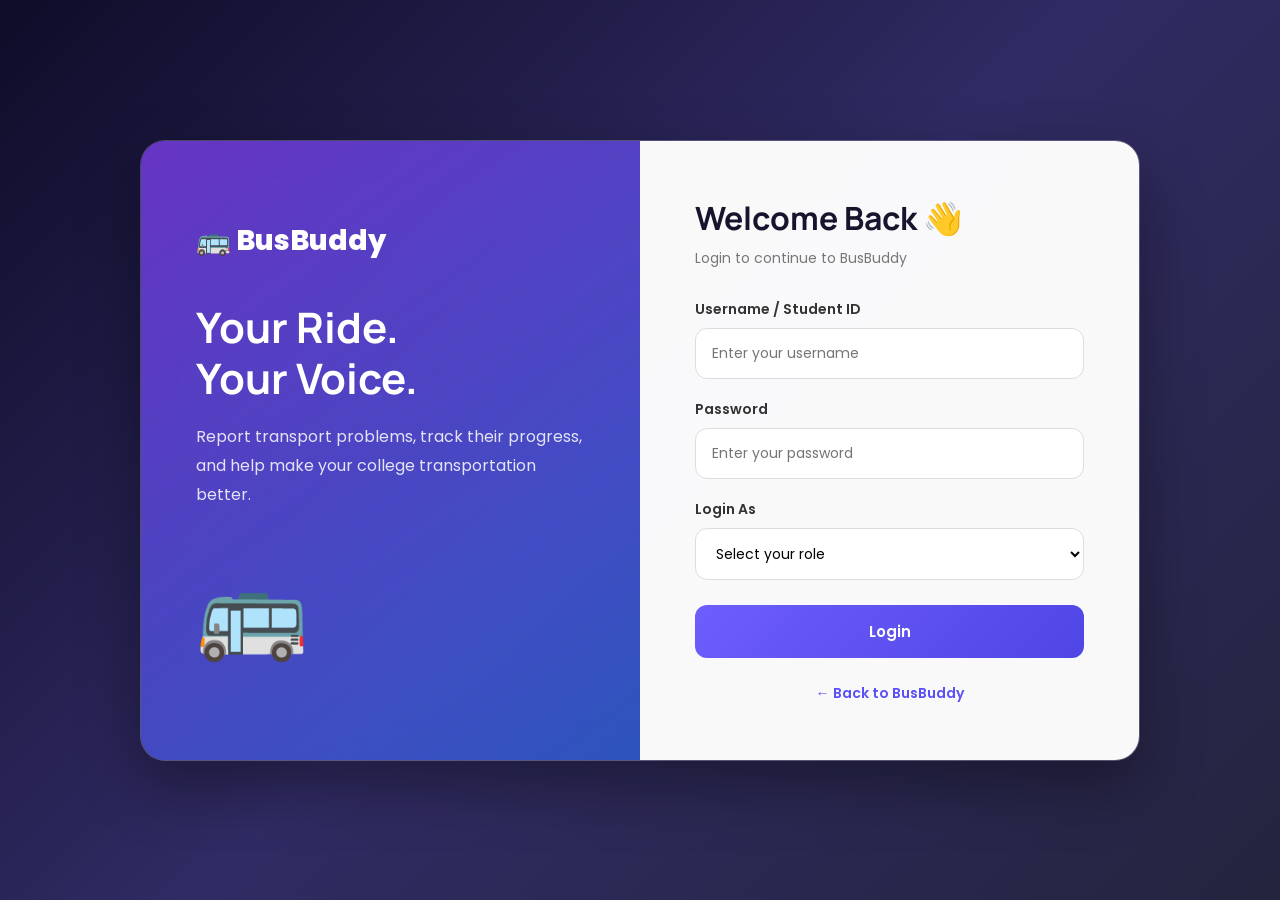
<file: frontend/student-dashboard.html>
<!DOCTYPE html>
<html lang="en">

<head>

    <meta charset="UTF-8">

    <meta name="viewport" content="width=device-width, initial-scale=1.0">

    <title>BusBuddy - Student Dashboard</title>

    <style>

        * {
            margin: 0;
            padding: 0;
            box-sizing: border-box;
            font-family: Arial, sans-serif;
        }

        body {
            background: #f5f7ff;
            color: #222;
        }

        /* NAVBAR */

        nav {
            height: 70px;
            background: linear-gradient(135deg, #24104f, #4b1f87);
            color: white;

            display: flex;
            align-items: center;
            justify-content: space-between;

            padding: 0 6%;

            box-shadow: 0 4px 15px rgba(0,0,0,0.15);
        }

        .logo {
            font-size: 24px;
            font-weight: bold;
        }

        .logo span {
            color: #c8a6ff;
        }

        .user-section {
            display: flex;
            align-items: center;
            gap: 18px;
        }

        .role-badge {
            background: rgba(255,255,255,0.15);
            padding: 8px 14px;
            border-radius: 20px;
            font-size: 13px;
        }

        .logout-btn {
            border: none;
            background: white;
            color: #421875;
            padding: 9px 18px;
            border-radius: 20px;
            cursor: pointer;
            font-weight: bold;
        }

        /* HERO */

        .hero {
            background: linear-gradient(135deg, #35156b, #6833a8);
            color: white;

            padding: 45px 6%;

            border-radius: 0 0 30px 30px;
        }

        .hero h1 {
            font-size: 34px;
            margin-bottom: 10px;
        }

        .hero p {
            font-size: 16px;
            opacity: 0.9;
        }

        /* MAIN */

        .container {
            width: 88%;
            max-width: 1200px;
            margin: 35px auto;
        }

        /* STAT CARDS */

        .stats {
            display: grid;
            grid-template-columns: repeat(4, 1fr);
            gap: 20px;
            margin-bottom: 35px;
        }

        .stat-card {
            background: white;
            padding: 25px;
            border-radius: 18px;
            box-shadow: 0 5px 20px rgba(0,0,0,0.07);
        }

        .stat-card h3 {
            font-size: 14px;
            color: #777;
            margin-bottom: 10px;
        }

        .stat-card p {
            font-size: 30px;
            font-weight: bold;
            color: #4b1f87;
        }

        /* REPORT BUTTON */

        .top-section {
            display: flex;
            justify-content: space-between;
            align-items: center;
            margin-bottom: 20px;
        }

        .top-section h2 {
            color: #35156b;
        }

        .report-btn {
            background: linear-gradient(135deg, #542399, #7c42c2);
            color: white;
            border: none;
            padding: 13px 22px;
            border-radius: 25px;
            font-weight: bold;
            cursor: pointer;
        }

        /* FILTER */

        .filter-section {
            background: white;
            padding: 18px;
            border-radius: 16px;
            display: flex;
            gap: 15px;
            margin-bottom: 25px;
            box-shadow: 0 5px 20px rgba(0,0,0,0.06);
        }

        .filter-section input,
        .filter-section select {
            flex: 1;
            padding: 12px;
            border: 1px solid #ddd;
            border-radius: 10px;
            outline: none;
        }

        /* ISSUES */

        .issues-container {
            display: grid;
            gap: 20px;
        }

        .issue-card {
            background: white;
            padding: 22px;
            border-radius: 18px;
            box-shadow: 0 5px 20px rgba(0,0,0,0.07);
        }

        .issue-header {
            display: flex;
            justify-content: space-between;
            align-items: center;
            margin-bottom: 12px;
        }

        .issue-title {
            font-size: 19px;
            font-weight: bold;
            color: #35156b;
        }

        .issue-info {
            display: grid;
            grid-template-columns: repeat(2, 1fr);
            gap: 8px;
            margin: 12px 0;
            color: #555;
            font-size: 14px;
        }

        .issue-description {
            background: #f7f4ff;
            padding: 12px;
            border-radius: 10px;
            margin: 12px 0;
            color: #444;
        }

        /* BADGES */

        .badge {
            padding: 7px 12px;
            border-radius: 20px;
            font-size: 12px;
            font-weight: bold;
        }

        .reported {
            background: #fff3cd;
            color: #856404;
        }

        .progress {
            background: #cfe2ff;
            color: #084298;
        }

        .resolved {
            background: #d1e7dd;
            color: #0f5132;
        }

        /* STATUS TRACKER */

        .tracker {
            display: flex;
            align-items: center;
            margin-top: 22px;
        }

        .step {
            flex: 1;
            text-align: center;
            position: relative;
        }

        .circle {
            width: 34px;
            height: 34px;
            border-radius: 50%;
            background: #ddd;
            color: #777;

            display: flex;
            align-items: center;
            justify-content: center;

            margin: auto;

            font-weight: bold;

            position: relative;
            z-index: 2;
        }

        .step.active .circle {
            background: #5b2695;
            color: white;
        }

        .step.completed .circle {
            background: #198754;
            color: white;
        }

        .step p {
            margin-top: 8px;
            font-size: 12px;
            color: #666;
        }

        .line {
            position: absolute;
            top: 17px;
            left: 50%;
            width: 100%;
            height: 3px;
            background: #ddd;
            z-index: 1;
        }

        .step:last-child .line {
            display: none;
        }

        .step.completed .line {
            background: #198754;
        }

        /* EMPTY */

        .empty {
            background: white;
            padding: 50px;
            text-align: center;
            border-radius: 18px;
            color: #777;
        }

        /* MODAL */

        .modal {
            display: none;

            position: fixed;
            inset: 0;

            background: rgba(0,0,0,0.55);

            align-items: center;
            justify-content: center;

            z-index: 1000;
        }

        .modal-box {
            background: white;

            width: 90%;
            max-width: 520px;

            padding: 30px;

            border-radius: 20px;
        }

        .modal-box h2 {
            color: #35156b;
            margin-bottom: 20px;
        }

        .form-group {
            margin-bottom: 15px;
        }

        .form-group label {
            display: block;
            margin-bottom: 7px;
            font-weight: bold;
            font-size: 14px;
        }

        .form-group input,
        .form-group select,
        .form-group textarea {
            width: 100%;
            padding: 12px;

            border: 1px solid #ddd;

            border-radius: 10px;

            outline: none;
        }

        .form-group input:focus,
        .form-group select:focus,
        .form-group textarea:focus {
            border-color: #6b35aa;
        }

        .form-group input.error,
        .form-group select.error,
        .form-group textarea.error {
            border: 2px solid #dc3545;
        }

        textarea {
            resize: vertical;
            min-height: 100px;
        }

        .field-error {
            color: #dc3545;
            font-size: 12px;
            margin-top: 5px;
            display: none;
        }

        .form-message {
            margin-top: 12px;
            text-align: center;
            font-size: 14px;
            font-weight: bold;
        }

        .modal-buttons {
            display: flex;
            justify-content: flex-end;
            gap: 10px;
            margin-top: 20px;
        }

        .cancel-btn,
        .submit-btn {
            padding: 11px 20px;
            border-radius: 20px;
            cursor: pointer;
            font-weight: bold;
        }

        .cancel-btn {
            background: #eee;
            border: none;
        }

        .submit-btn {
            background: #542399;
            color: white;
            border: none;
        }

        .submit-btn:disabled {
            opacity: 0.6;
            cursor: not-allowed;
        }

        /* RESPONSIVE */

        @media (max-width: 800px) {

            .stats {
                grid-template-columns: repeat(2, 1fr);
            }

            .filter-section {
                flex-direction: column;
            }

            .top-section {
                flex-direction: column;
                align-items: flex-start;
                gap: 15px;
            }

        }

        @media (max-width: 500px) {

            .stats {
                grid-template-columns: 1fr;
            }

            nav {
                padding: 0 4%;
            }

            .user-section {
                gap: 8px;
            }

            .role-badge {
                display: none;
            }

            .hero h1 {
                font-size: 27px;
            }

        }

    </style>

</head>


<body>


<!-- NAVBAR -->

<nav>

    <div class="logo">
        🚌 Bus<span>Buddy</span>
    </div>

    <div class="user-section">

        <span id="usernameDisplay"></span>

        <span class="role-badge">
            STUDENT
        </span>

        <button
            class="logout-btn"
            onclick="logout()">

            Logout

        </button>

    </div>

</nav>


<!-- HERO -->

<section class="hero">

    <h1>
        Welcome, <span id="heroUsername"></span> 👋
    </h1>

    <p>
        Track your transport complaints and stay updated on their progress.
    </p>

</section>


<!-- MAIN -->

<div class="container">


    <!-- STATISTICS -->

    <div class="stats">

        <div class="stat-card">

            <h3>
                My Issues
            </h3>

            <p id="totalIssues">
                0
            </p>

        </div>


        <div class="stat-card">

            <h3>
                Reported
            </h3>

            <p id="reportedIssues">
                0
            </p>

        </div>


        <div class="stat-card">

            <h3>
                In Progress
            </h3>

            <p id="progressIssues">
                0
            </p>

        </div>


        <div class="stat-card">

            <h3>
                Resolved
            </h3>

            <p id="resolvedIssues">
                0
            </p>

        </div>

    </div>


    <!-- TITLE -->

    <div class="top-section">

        <h2>
            My Transport Issues
        </h2>

        <button
            class="report-btn"
            onclick="openModal()">

            + Report New Issue

        </button>

    </div>


    <!-- SEARCH AND FILTER -->

    <div class="filter-section">

        <input
            type="text"
            id="searchInput"
            placeholder="🔎 Search my issues..."
            oninput="displayIssues()"
        >


        <select
            id="statusFilter"
            onchange="displayIssues()">

            <option value="All">
                All Status
            </option>

            <option value="Reported">
                Reported
            </option>

            <option value="In Progress">
                In Progress
            </option>

            <option value="Resolved">
                Resolved
            </option>

        </select>

    </div>


    <!-- ISSUES -->

    <div
        id="issuesContainer"
        class="issues-container">

    </div>

</div>


<!-- REPORT MODAL -->

<div
    id="reportModal"
    class="modal">


    <div class="modal-box">


        <h2>
            🚌 Report Transport Issue
        </h2>


        <form id="issueForm">


            <!-- BUS NUMBER -->

            <div class="form-group">

                <label>
                    Bus Number *
                </label>

                <input
                    type="text"
                    id="busNumber"
                    placeholder="Example: 9"
                    maxlength="20"
                >

                <div
                    id="busNumberError"
                    class="field-error">
                </div>

            </div>


            <!-- ROUTE -->

            <div class="form-group">

                <label>
                    Route *
                </label>

                <input
                    type="text"
                    id="route"
                    placeholder="Example: VPM Bypass"
                    maxlength="100"
                >

                <div
                    id="routeError"
                    class="field-error">
                </div>

            </div>


            <!-- ISSUE TYPE -->

            <div class="form-group">

                <label>
                    Issue Type *
                </label>

                <select id="issueType">

                    <option value="">
                        Select Issue Type
                    </option>

                    <option value="Bus Delay">
                        Bus Delay
                    </option>

                    <option value="Overcrowding">
                        Overcrowding
                    </option>

                    <option value="Damaged Seat">
                        Damaged Seat
                    </option>

                    <option value="Route Problem">
                        Route Problem
                    </option>

                    <option value="Maintenance">
                        Maintenance
                    </option>

                    <option value="Other">
                        Other
                    </option>

                </select>

                <div
                    id="issueTypeError"
                    class="field-error">
                </div>

            </div>


            <!-- PRIORITY -->

            <div class="form-group">

                <label>
                    Priority *
                </label>

                <select id="priority">

                    <option value="Low">
                        Low
                    </option>

                    <option value="Medium" selected>
                        Medium
                    </option>

                    <option value="High">
                        High
                    </option>

                </select>

            </div>


            <!-- DESCRIPTION -->

            <div class="form-group">

                <label>
                    Description *
                </label>

                <textarea
                    id="description"
                    placeholder="Describe the transport issue..."
                    maxlength="500">
                </textarea>

                <div
                    id="descriptionError"
                    class="field-error">
                </div>

            </div>


            <div
                id="formMessage"
                class="form-message">
            </div>


            <!-- BUTTONS -->

            <div class="modal-buttons">

                <button
                    type="button"
                    class="cancel-btn"
                    onclick="closeModal()">

                    Cancel

                </button>


                <button
                    type="submit"
                    class="submit-btn"
                    id="submitButton">

                    Submit Issue

                </button>

            </div>


        </form>

    </div>

</div>


<script>


const API_URL =
    "http://127.0.0.1:8000/api/issues/";


const username =
    localStorage.getItem("busbuddy_username");


const role =
    localStorage.getItem("busbuddy_role");


// LOGIN PROTECTION

if (!username || role !== "student") {

    window.location.href =
        "login.html";

}


// DISPLAY USERNAME

document.getElementById(
    "usernameDisplay"
).textContent = username;


document.getElementById(
    "heroUsername"
).textContent = username;


// STORE ISSUES

let allIssues = [];


// LOAD ISSUES

async function loadIssues() {

    try {

        const response =
            await fetch(API_URL);


        if (!response.ok) {

            throw new Error(
                "Failed to load issues"
            );

        }


        allIssues =
            await response.json();


        displayIssues();

        updateStats();


    } catch (error) {

        console.error(error);


        document.getElementById(
            "issuesContainer"
        ).innerHTML = `

            <div class="empty">

                <h3>
                    Unable to load issues
                </h3>

                <p>
                    Please make sure the Django server is running.
                </p>

            </div>

        `;

    }

}


// GET MY ISSUES

function getMyIssues() {

    return allIssues.filter(
        issue =>
            issue.reported_by === username
    );

}


// DISPLAY ISSUES

function displayIssues() {

    const container =
        document.getElementById(
            "issuesContainer"
        );


    const search =
        document.getElementById(
            "searchInput"
        ).value.toLowerCase();


    const status =
        document.getElementById(
            "statusFilter"
        ).value;


    let issues =
        getMyIssues();


    // SEARCH

    issues =
        issues.filter(issue => {

            const text = `

                ${issue.bus_number}
                ${issue.route}
                ${issue.issue_type}
                ${issue.description}
                ${issue.status}

            `.toLowerCase();


            return text.includes(search);

        });


    // STATUS FILTER

    if (status !== "All") {

        issues =
            issues.filter(
                issue =>
                    issue.status === status
            );

    }


    // EMPTY RESULT

    if (issues.length === 0) {

        container.innerHTML = `

            <div class="empty">

                <h3>
                    📭 No issues found
                </h3>

                <p>
                    Your reported transport issues will appear here.
                </p>

            </div>

        `;

        return;

    }


    container.innerHTML =
        issues.map(
            issue =>
                createIssueCard(issue)
        ).join("");

}


// CREATE ISSUE CARD

function createIssueCard(issue) {


    let badgeClass =
        "reported";


    if (
        issue.status === "In Progress"
    ) {

        badgeClass =
            "progress";

    }


    if (
        issue.status === "Resolved"
    ) {

        badgeClass =
            "resolved";

    }


    return `

        <div class="issue-card">


            <div class="issue-header">

                <div class="issue-title">

                    🚌 Bus ${issue.bus_number}
                    —
                    ${issue.issue_type}

                </div>


                <span class="badge ${badgeClass}">

                    ${issue.status}

                </span>

            </div>


            <div class="issue-info">

                <div>
                    <strong>Route:</strong>
                    ${issue.route}
                </div>

                <div>
                    <strong>Priority:</strong>
                    ${issue.priority}
                </div>

                <div>
                    <strong>Reported By:</strong>
                    ${issue.reported_by}
                </div>

                <div>
                    <strong>Issue ID:</strong>
                    #${issue.id}
                </div>

            </div>


            <div class="issue-description">

                <strong>
                    Description:
                </strong>

                <br>

                ${issue.description}

            </div>


            ${createTracker(issue.status)}

        </div>

    `;

}


// STATUS TRACKER

function createTracker(status) {


    let reportedClass =
        "active";

    let progressClass =
        "";

    let resolvedClass =
        "";


    if (
        status === "In Progress"
    ) {

        reportedClass =
            "completed";

        progressClass =
            "active";

    }


    if (
        status === "Resolved"
    ) {

        reportedClass =
            "completed";

        progressClass =
            "completed";

        resolvedClass =
            "active";

    }


    return `

        <div class="tracker">


            <div class="step ${reportedClass}">

                <div class="circle">
                    ✓
                </div>

                <p>
                    Reported
                </p>

                <div class="line"></div>

            </div>


            <div class="step ${progressClass}">

                <div class="circle">

                    ${
                        status === "In Progress" ||
                        status === "Resolved"
                        ? "✓"
                        : "2"
                    }

                </div>

                <p>
                    In Progress
                </p>

                <div class="line"></div>

            </div>


            <div class="step ${resolvedClass}">

                <div class="circle">

                    ${
                        status === "Resolved"
                        ? "✓"
                        : "3"
                    }

                </div>

                <p>
                    Resolved
                </p>

            </div>


        </div>

    `;

}


// UPDATE STATS

function updateStats() {


    const issues =
        getMyIssues();


    const reported =
        issues.filter(
            issue =>
                issue.status === "Reported"
        ).length;


    const progress =
        issues.filter(
            issue =>
                issue.status === "In Progress"
        ).length;


    const resolved =
        issues.filter(
            issue =>
                issue.status === "Resolved"
        ).length;


    document.getElementById(
        "totalIssues"
    ).textContent =
        issues.length;


    document.getElementById(
        "reportedIssues"
    ).textContent =
        reported;


    document.getElementById(
        "progressIssues"
    ).textContent =
        progress;


    document.getElementById(
        "resolvedIssues"
    ).textContent =
        resolved;

}


// CLEAR VALIDATION ERRORS

function clearValidation() {


    const fields = [

        "busNumber",
        "route",
        "issueType",
        "description"

    ];


    fields.forEach(id => {

        document.getElementById(id)
            .classList.remove("error");

    });


    const errors = [

        "busNumberError",
        "routeError",
        "issueTypeError",
        "descriptionError"

    ];


    errors.forEach(id => {

        const element =
            document.getElementById(id);

        element.textContent = "";

        element.style.display = "none";

    });


    document.getElementById(
        "formMessage"
    ).textContent = "";

}


// SHOW FIELD ERROR

function showError(
    fieldId,
    errorId,
    message
) {


    document.getElementById(fieldId)
        .classList.add("error");


    const errorElement =
        document.getElementById(errorId);


    errorElement.textContent =
        message;


    errorElement.style.display =
        "block";

}


// VALIDATE FORM

function validateForm() {


    clearValidation();


    let isValid = true;


    const busNumber =
        document.getElementById(
            "busNumber"
        ).value.trim();


    const route =
        document.getElementById(
            "route"
        ).value.trim();


    const issueType =
        document.getElementById(
            "issueType"
        ).value;


    const description =
        document.getElementById(
            "description"
        ).value.trim();


    // BUS NUMBER

    if (!busNumber) {

        showError(
            "busNumber",
            "busNumberError",
            "Bus number is required."
        );

        isValid = false;

    } else if (busNumber.length > 20) {

        showError(
            "busNumber",
            "busNumberError",
            "Bus number is too long."
        );

        isValid = false;

    } else if (!/^[A-Za-z0-9 -]+$/.test(busNumber)) {

        showError(
            "busNumber",
            "busNumberError",
            "Use only letters, numbers, spaces or hyphens."
        );

        isValid = false;

    }


    // ROUTE

    if (!route) {

        showError(
            "route",
            "routeError",
            "Route is required."
        );

        isValid = false;

    } else if (route.length < 2) {

        showError(
            "route",
            "routeError",
            "Route must contain at least 2 characters."
        );

        isValid = false;

    }


    // ISSUE TYPE

    if (!issueType) {

        showError(
            "issueType",
            "issueTypeError",
            "Please select an issue type."
        );

        isValid = false;

    }


    // DESCRIPTION

    if (!description) {

        showError(
            "description",
            "descriptionError",
            "Description is required."
        );

        isValid = false;

    } else if (description.length < 10) {

        showError(
            "description",
            "descriptionError",
            "Please provide at least 10 characters."
        );

        isValid = false;

    } else if (description.length > 500) {

        showError(
            "description",
            "descriptionError",
            "Description cannot exceed 500 characters."
        );

        isValid = false;

    }


    return isValid;

}


// OPEN MODAL

function openModal() {

    document.getElementById(
        "reportModal"
    ).style.display =
        "flex";


    clearValidation();

}


// CLOSE MODAL

function closeModal() {

    document.getElementById(
        "reportModal"
    ).style.display =
        "none";


    document.getElementById(
        "issueForm"
    ).reset();


    clearValidation();

}


// SUBMIT ISSUE

document.getElementById(
    "issueForm"
).addEventListener(
    "submit",
    async function(event) {


        event.preventDefault();


        // VALIDATE FIRST

        if (!validateForm()) {

            document.getElementById(
                "formMessage"
            ).style.color =
                "#dc3545";


            document.getElementById(
                "formMessage"
            ).textContent =
                "Please correct the highlighted fields.";


            return;

        }


        const submitButton =
            document.getElementById(
                "submitButton"
            );


        submitButton.disabled =
            true;


        submitButton.textContent =
            "Submitting...";


        const issueData = {


            bus_number:

                document.getElementById(
                    "busNumber"
                ).value.trim(),


            route:

                document.getElementById(
                    "route"
                ).value.trim(),


            issue_type:

                document.getElementById(
                    "issueType"
                ).value,


            description:

                document.getElementById(
                    "description"
                ).value.trim(),


            reported_by:

                username,


            status:

                "Reported",


            priority:

                document.getElementById(
                    "priority"
                ).value

        };


        try {


            const response =
                await fetch(
                    API_URL,
                    {

                        method: "POST",

                        headers: {
                            "Content-Type":
                                "application/json"
                        },

                        body:
                            JSON.stringify(
                                issueData
                            )

                    }
                );


            if (!response.ok) {

                const errorData =
                    await response.json()
                    .catch(() => null);


                console.error(
                    "Server error:",
                    errorData
                );


                throw new Error(
                    "Failed to submit issue"
                );

            }


            document.getElementById(
                "formMessage"
            ).style.color =
                "green";


            document.getElementById(
                "formMessage"
            ).textContent =
                "✅ Issue reported successfully!";


            setTimeout(
                () => {

                    closeModal();

                    loadIssues();

                },
                800
            );


        } catch (error) {


            console.error(error);


            document.getElementById(
                "formMessage"
            ).style.color =
                "#dc3545";


            document.getElementById(
                "formMessage"
            ).textContent =
                "❌ Failed to report issue. Please try again.";


            submitButton.disabled =
                false;


            submitButton.textContent =
                "Submit Issue";

        }

    }
);


// LOGOUT

function logout() {


    localStorage.removeItem(
        "busbuddy_username"
    );


    localStorage.removeItem(
        "busbuddy_role"
    );


    window.location.href =
        "login.html";

}


// INITIAL LOAD

loadIssues();


</script>

</body>

</html>
</file>
